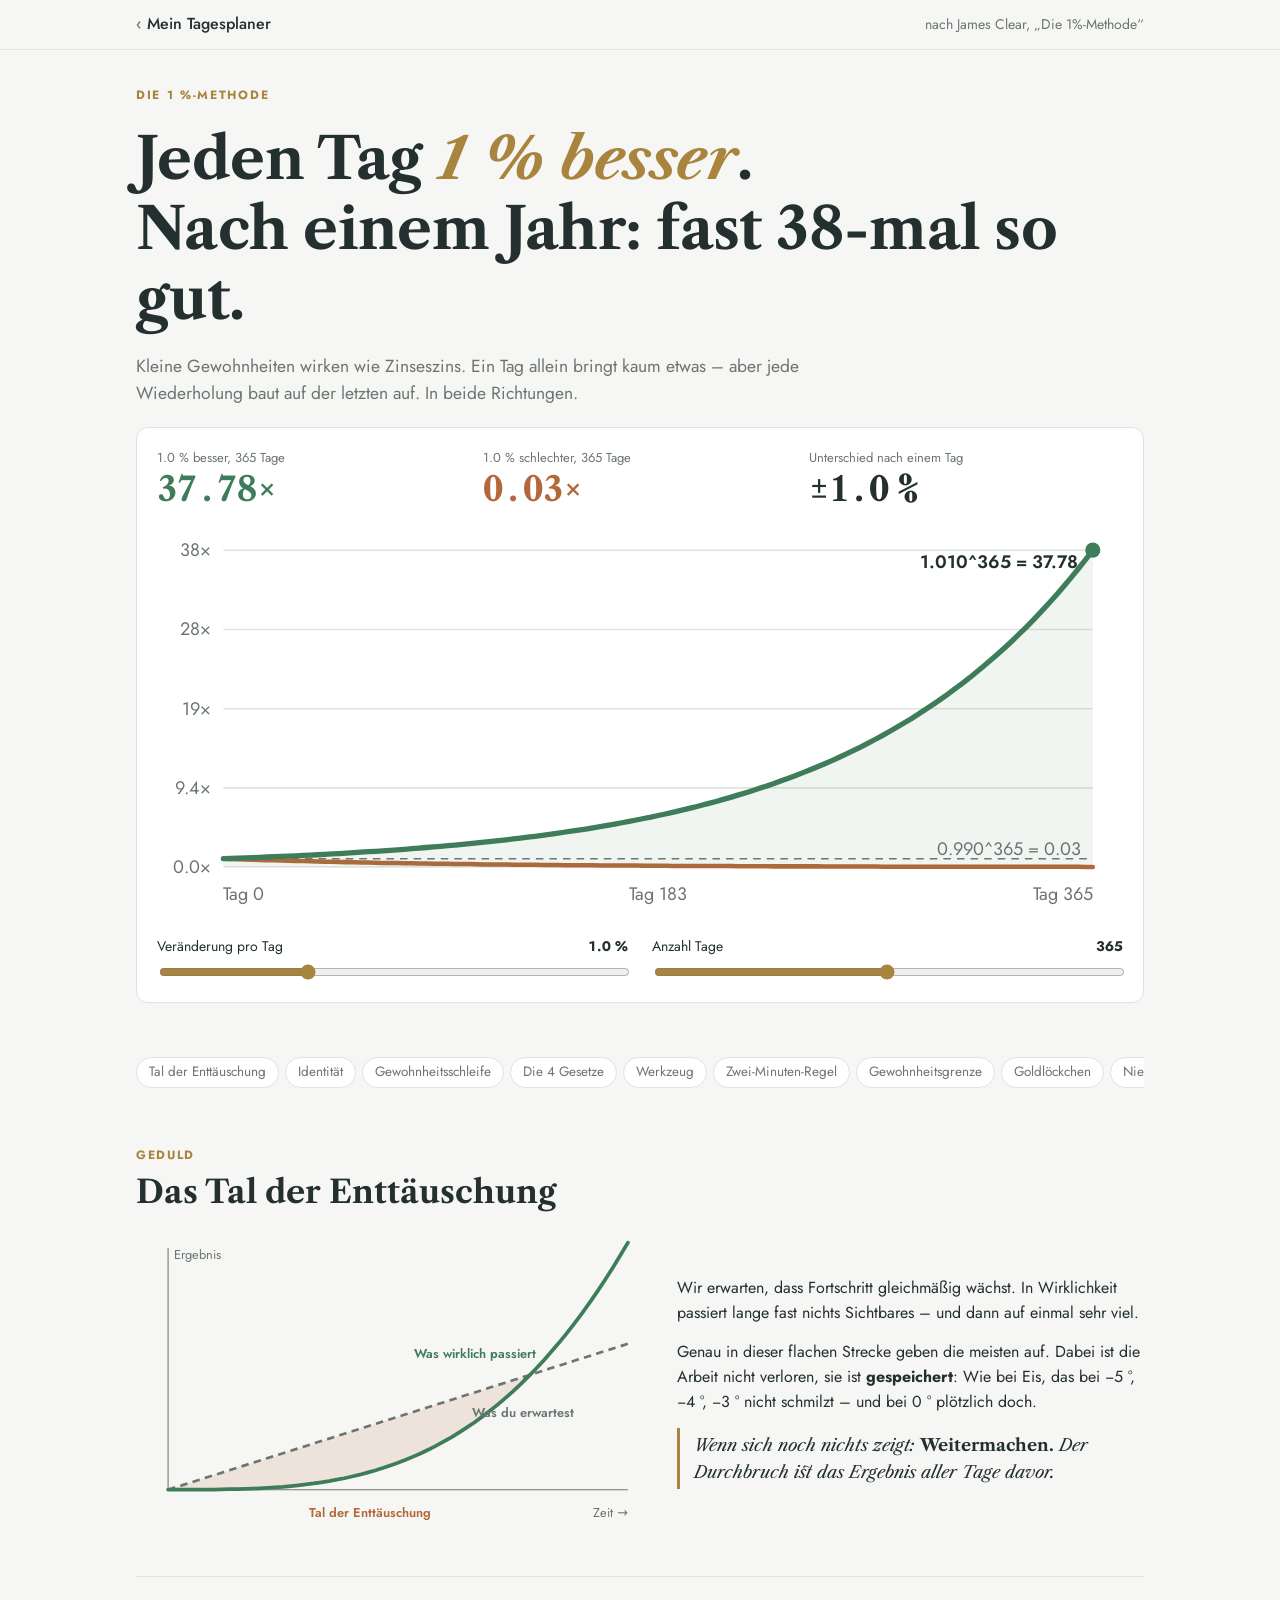
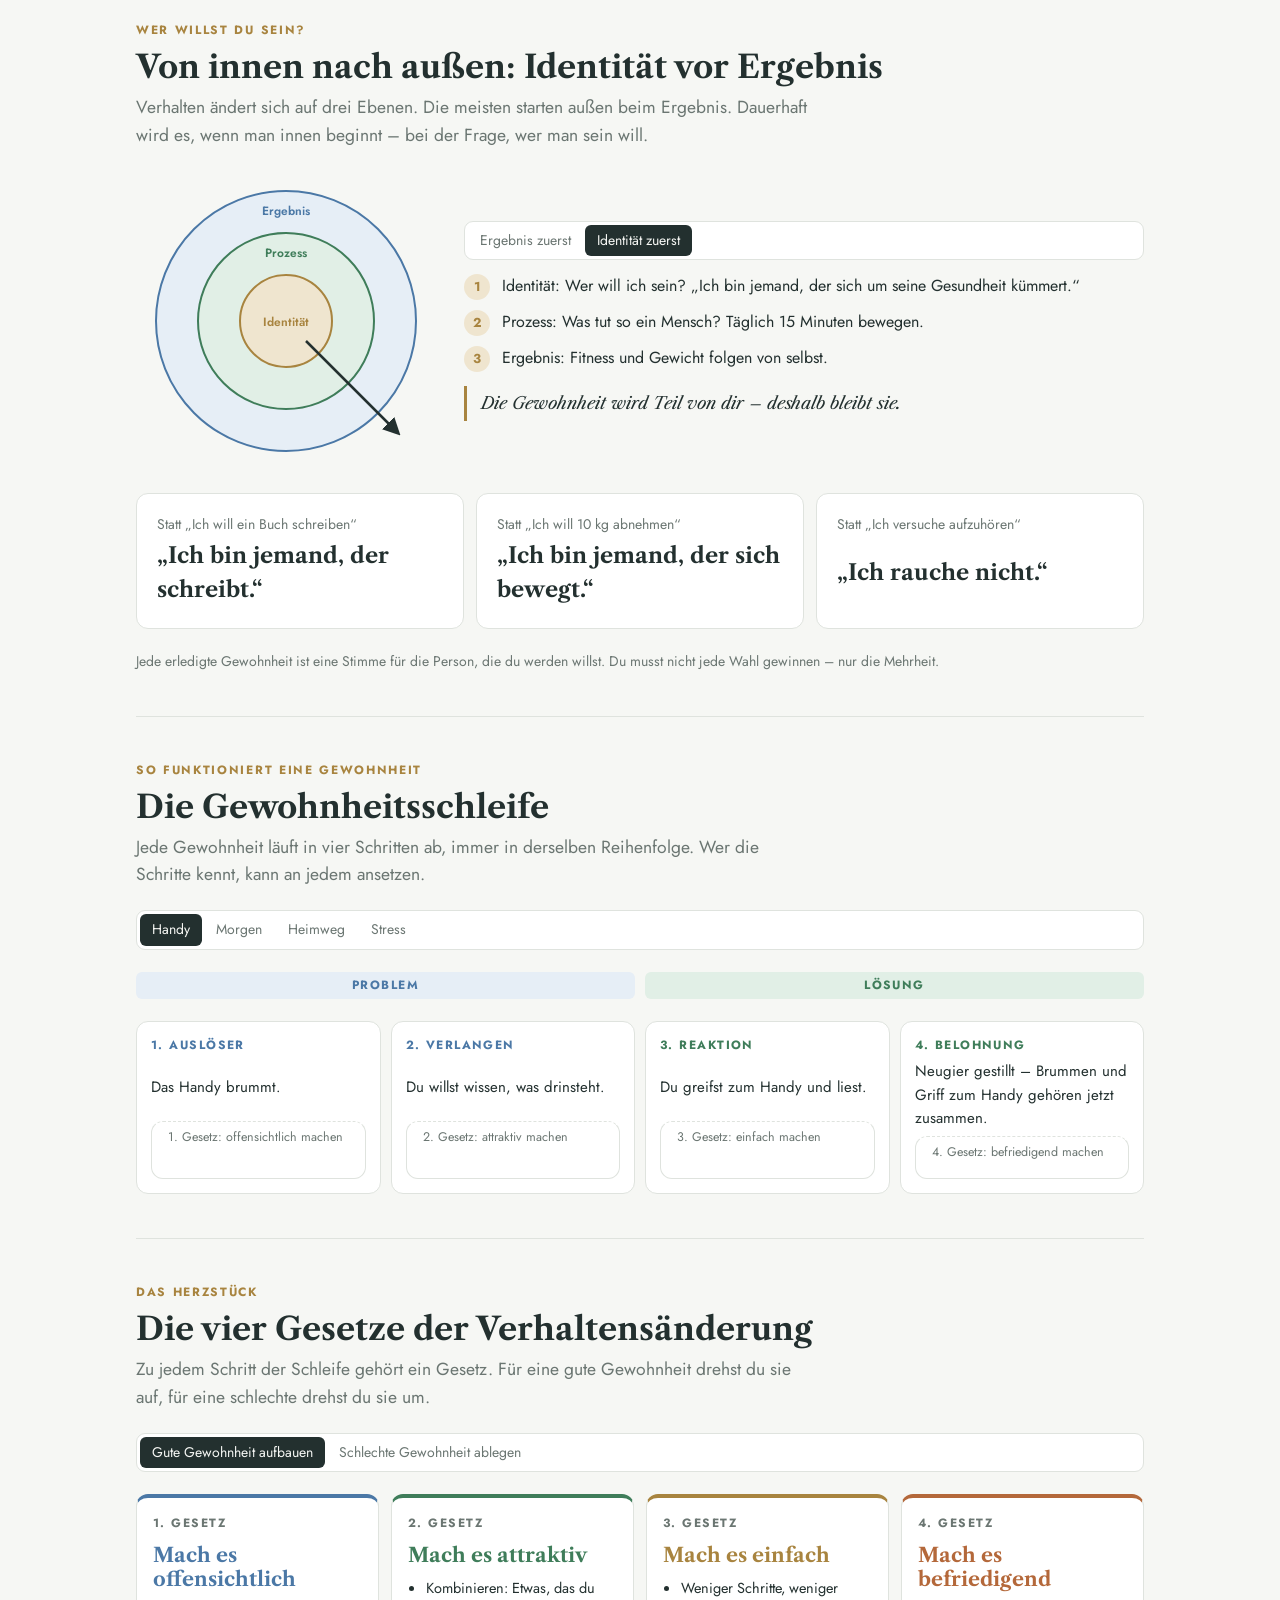
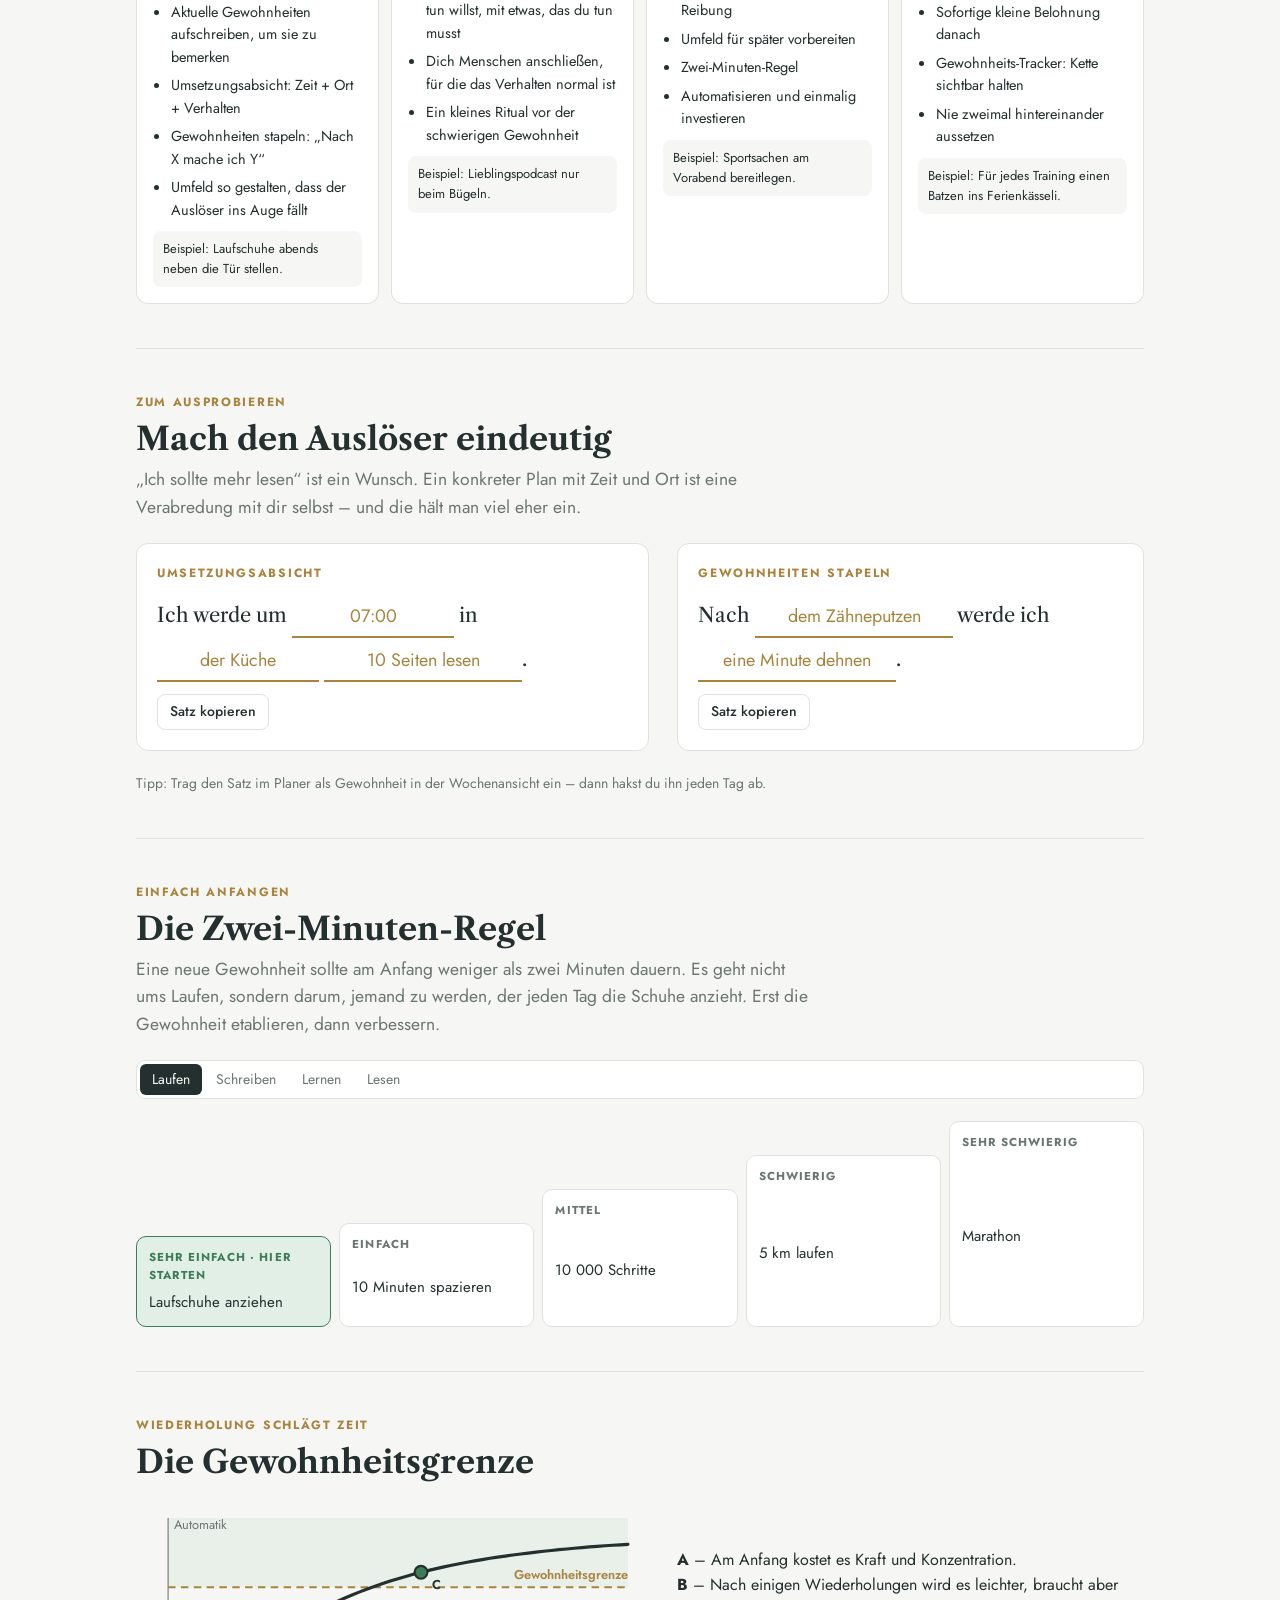
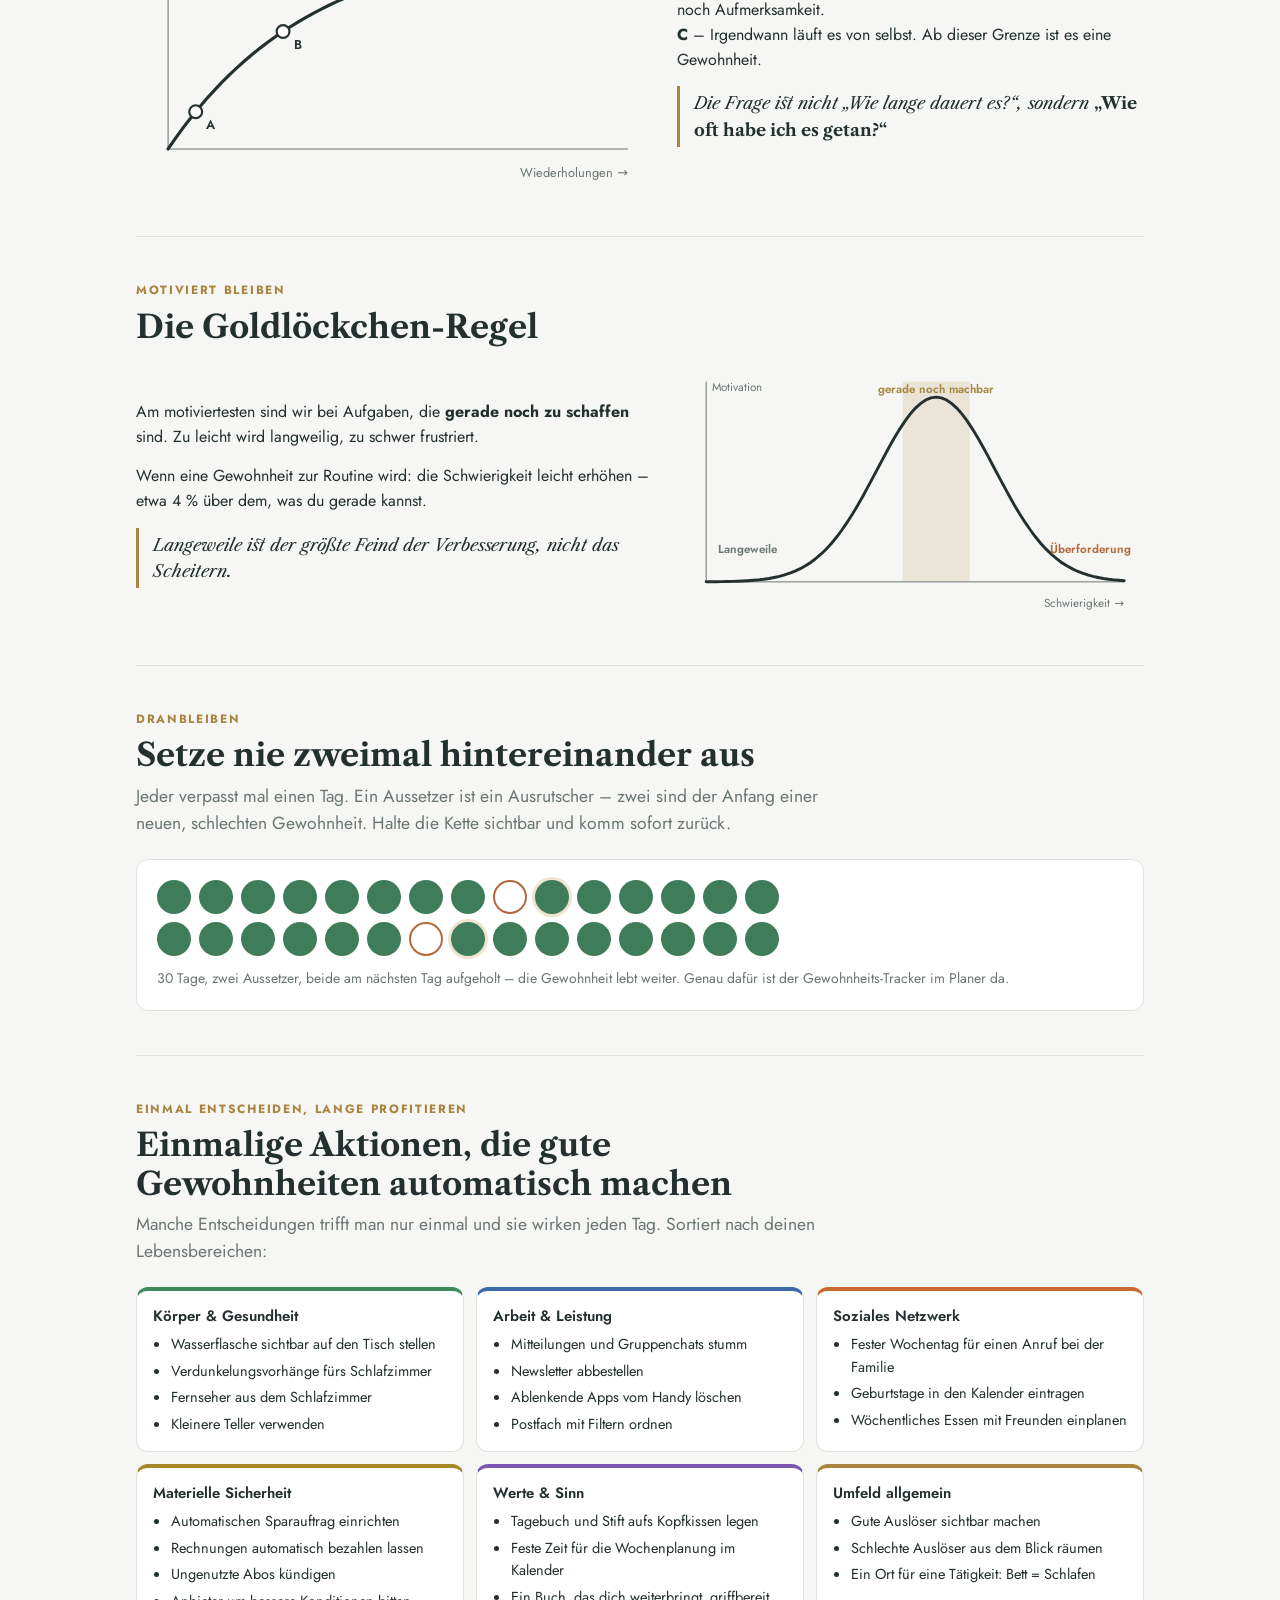
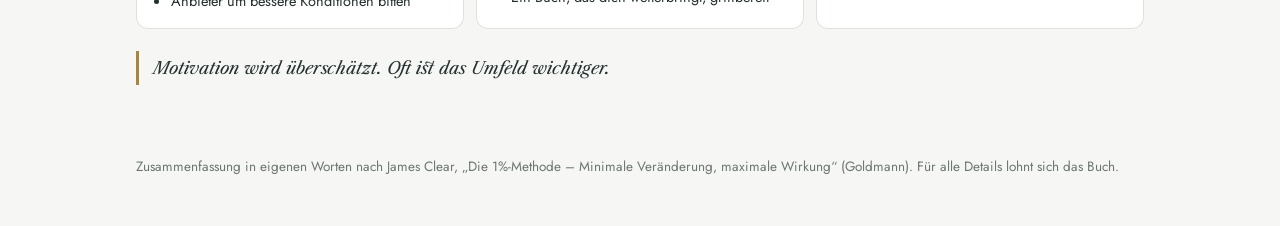
<file: methode.html>
<!doctype html>
<html lang="de">
<head>
<meta charset="utf-8">
<meta name="viewport" content="width=device-width,initial-scale=1,viewport-fit=cover">
<title>Die 1 %-Methode</title>
<meta name="description" content="Die wichtigsten Ideen aus „Die 1%-Methode“ von James Clear, visuell zusammengefasst.">
<link rel="preconnect" href="https://fonts.googleapis.com">
<link rel="preconnect" href="https://fonts.gstatic.com" crossorigin>
<link rel="stylesheet" href="https://fonts.googleapis.com/css2?family=Jost:wght@400;500;600;700&family=Libre+Caslon+Text:ital,wght@0,400;0,700;1,400&display=swap">
<style>
/* Lesestrecke im Stil des Planers: Papier, Tinte, Gold. Jede Idee ein Abschnitt mit eigener Grafik. */
:root{
  --paper:#f6f7f4; --sheet:#ffffff; --ink:#23302f; --muted:#6b7672; --line:#dfe3de;
  --gold:#a8843f; --gold-soft:#efe5cf; --ok:#3f7d5a; --ok-soft:#e1efe6; --warn:#b4683a; --warn-soft:#f8eadf; --blue:#4b78a6; --blue-soft:#e6eef6;
  --f-ui:"Jost","Futura","Century Gothic",system-ui,sans-serif;
  --f-serif:"Libre Caslon Text",Georgia,serif;
  color-scheme:light;
}
@media (prefers-color-scheme:dark){:root:not([data-theme="light"]){
  --paper:#161b1a; --sheet:#1e2423; --ink:#e6ebe8; --muted:#97a29e; --line:#333c3a;
  --gold:#d2ad66; --gold-soft:#3a3222; --ok:#7cc79a; --ok-soft:#1f3329; --warn:#e29a6c; --warn-soft:#3a2a20; --blue:#86b2df; --blue-soft:#1f2c3a; color-scheme:dark}}
:root[data-theme="dark"]{
  --paper:#161b1a; --sheet:#1e2423; --ink:#e6ebe8; --muted:#97a29e; --line:#333c3a;
  --gold:#d2ad66; --gold-soft:#3a3222; --ok:#7cc79a; --ok-soft:#1f3329; --warn:#e29a6c; --warn-soft:#3a2a20; --blue:#86b2df; --blue-soft:#1f2c3a; color-scheme:dark}
*{box-sizing:border-box}
html{-webkit-text-size-adjust:100%}
body{margin:0;background:var(--paper);color:var(--ink);font-family:var(--f-ui);font-size:16px;line-height:1.55}
.wrap{max-width:1040px;margin:0 auto;padding-left:max(16px,env(safe-area-inset-left,0px));padding-right:max(16px,env(safe-area-inset-right,0px))}
h1,h2,h3{margin:0;text-wrap:balance;line-height:1.2}
p{margin:0}
.eyebrow{font-weight:700;letter-spacing:.14em;text-transform:uppercase;font-size:12px;color:var(--gold)}
.lead{font-size:17.5px;color:var(--muted);max-width:62ch}
.sub{color:var(--muted);font-size:14px}
button{font:inherit;color:inherit;cursor:pointer}
:focus-visible{outline:2px solid var(--gold);outline-offset:2px}

.top{border-bottom:1px solid var(--line);padding-block:12px}
.top .wrap{display:flex;justify-content:space-between;align-items:center;gap:12px}
.top a{color:var(--ink);text-decoration:none;font-weight:500}
.top a.back::before{content:"‹ ";color:var(--muted)}
.top .sub a{color:var(--muted);text-decoration:underline}

/* Kapitelnavigation */
.toc{display:flex;gap:6px;flex-wrap:nowrap;overflow-x:auto;padding-block:14px;scrollbar-width:thin}
.toc a{flex:none;font-size:13.5px;text-decoration:none;color:var(--muted);border:1px solid var(--line);border-radius:999px;padding:4px 12px;background:var(--sheet)}
.toc a:hover{color:var(--ink);border-color:var(--gold)}

section.idea{padding-block:44px;border-bottom:1px solid var(--line);display:grid;gap:22px}
section.idea:last-of-type{border-bottom:0}
.idea-h{display:grid;gap:8px}
.idea-h h2{font-family:var(--f-serif);font-weight:700;font-size:clamp(24px,3.4vw,32px)}
.two{display:grid;grid-template-columns:minmax(0,1.1fr) minmax(0,1fr);gap:28px;align-items:center}
@media (max-width:820px){.two{grid-template-columns:minmax(0,1fr)}}
.card{background:var(--sheet);border:1px solid var(--line);border-radius:12px;padding:20px}
.take{border-left:3px solid var(--gold);padding:4px 0 4px 14px;font-family:var(--f-serif);font-style:italic;font-size:17px}
.take b{font-style:normal}

/* Hero */
.hero{padding-block:36px 40px;display:grid;gap:20px}
.hero h1{font-family:var(--f-serif);font-weight:700;font-size:clamp(34px,6vw,58px);letter-spacing:-.01em}
.hero h1 em{color:var(--gold);font-style:italic}
.calc{display:grid;grid-template-columns:repeat(3,minmax(0,1fr));gap:12px}
@media (max-width:640px){.calc{grid-template-columns:minmax(0,1fr)}}
.big{display:grid;gap:2px}
.big .k{font-size:13px;color:var(--muted)}
.big .v{font-family:var(--f-serif);font-weight:700;font-size:34px;font-variant-numeric:tabular-nums;line-height:1.1}
.big.up .v{color:var(--ok)} .big.down .v{color:var(--warn)}
.sliders{display:grid;grid-template-columns:repeat(2,minmax(0,1fr));gap:12px 24px}
@media (max-width:640px){.sliders{grid-template-columns:minmax(0,1fr)}}
.sliders label{display:grid;gap:4px;font-size:14px}
.sliders label span{display:flex;justify-content:space-between}
.sliders label b{font-variant-numeric:tabular-nums}
input[type=range]{width:100%;accent-color:var(--gold)}
svg{display:block;width:100%;height:auto;overflow:visible}
svg text{font-family:var(--f-ui);font-size:12px;fill:var(--muted)}
svg .lbl{fill:var(--ink);font-weight:600}

/* Ringe */
.rings-wrap{display:grid;grid-template-columns:minmax(0,300px) minmax(0,1fr);gap:28px;align-items:center}
@media (max-width:720px){.rings-wrap{grid-template-columns:minmax(0,1fr)}}
.seg{display:inline-flex;border:1px solid var(--line);border-radius:9px;padding:3px;background:var(--sheet);gap:2px;flex-wrap:wrap}
.seg button{border:0;background:transparent;padding:5px 12px;border-radius:6px;font-size:14px;color:var(--muted)}
.seg button[aria-pressed=true]{background:var(--ink);color:var(--paper)}
.steps{display:grid;gap:10px;margin:0;padding:0;list-style:none;counter-reset:s}
.steps li{display:grid;grid-template-columns:28px minmax(0,1fr);gap:10px;align-items:start}
.steps li::before{counter-increment:s;content:counter(s);width:26px;height:26px;border-radius:50%;display:grid;place-items:center;background:var(--gold-soft);color:var(--gold);font-weight:700;font-size:13px}

/* Schleife */
.loop{display:grid;grid-template-columns:repeat(4,minmax(0,1fr));gap:10px;position:relative}
@media (max-width:720px){.loop{grid-template-columns:repeat(2,minmax(0,1fr))}}
.loop .st{background:var(--sheet);border:1px solid var(--line);border-radius:12px;padding:14px;display:grid;gap:6px;position:relative}
.loop .st .n{font-size:12px;font-weight:700;letter-spacing:.12em;text-transform:uppercase}
.loop .st.p .n{color:var(--blue)} .loop .st.s .n{color:var(--ok)}
.loop .st .t{font-size:15px}
.loop .st .law{font-size:12.5px;color:var(--muted);border-top:1px dashed var(--line);padding-top:6px}
.phase{display:grid;grid-template-columns:1fr 1fr;gap:10px;font-size:12px;font-weight:700;letter-spacing:.12em;text-transform:uppercase;text-align:center}
.phase div{padding:4px;border-radius:6px}
.phase .p{background:var(--blue-soft);color:var(--blue)} .phase .s{background:var(--ok-soft);color:var(--ok)}
@media (max-width:720px){.phase{display:none}}

/* Gesetze */
.laws{display:grid;grid-template-columns:repeat(4,minmax(0,1fr));gap:12px}
@media (max-width:900px){.laws{grid-template-columns:repeat(2,minmax(0,1fr))}}
@media (max-width:520px){.laws{grid-template-columns:minmax(0,1fr)}}
.law{background:var(--sheet);border:1px solid var(--line);border-radius:12px;padding:16px;display:grid;gap:10px;align-content:start;border-top:4px solid var(--c)}
.law .no{font-size:12px;font-weight:700;letter-spacing:.12em;text-transform:uppercase;color:var(--muted)}
.law h3{font-family:var(--f-serif);font-size:20px;color:var(--c)}
.law ul{margin:0;padding-left:18px;display:grid;gap:6px;font-size:14.5px}
.law .tool{font-size:13px;background:var(--paper);border-radius:8px;padding:8px 10px}

/* Werkzeug */
.builder{display:grid;gap:12px}
.fillin{font-family:var(--f-serif);font-size:20px;line-height:2.1}
.fillin input{font:inherit;font-size:18px;font-family:var(--f-ui);color:var(--gold);border:0;border-bottom:2px solid var(--gold);background:transparent;padding:0 4px;width:9em;max-width:100%;text-align:center}
.fillin input:focus{outline:none;background:var(--gold-soft)}
.out{display:flex;gap:10px;align-items:center;flex-wrap:wrap}
.btn{display:inline-flex;align-items:center;gap:8px;border:1px solid var(--line);background:var(--sheet);border-radius:8px;padding:6px 12px;font-weight:500;font-size:14px;color:var(--ink);text-decoration:none}
.btn:hover{border-color:var(--gold)}
.btn.primary{background:var(--gold);border-color:var(--gold);color:var(--sheet)}

/* Zwei-Minuten-Leiter */
.ladder{display:grid;grid-template-columns:repeat(5,minmax(0,1fr));gap:8px;align-items:end}
@media (max-width:640px){.ladder{grid-template-columns:minmax(0,1fr)}}
.rung{background:var(--sheet);border:1px solid var(--line);border-radius:10px;padding:12px;display:grid;gap:6px;min-height:var(--h)}
@media (max-width:640px){.rung{min-height:0}}
.rung .lv{font-size:11.5px;font-weight:700;letter-spacing:.1em;text-transform:uppercase;color:var(--muted)}
.rung.start{border-color:var(--ok);background:var(--ok-soft)}
.rung.start .lv{color:var(--ok)}
.rung .d{font-size:15px}

/* Kette */
.chain{display:grid;grid-template-columns:repeat(15,minmax(0,34px));gap:8px}
@media (max-width:520px){.chain{grid-template-columns:repeat(10,minmax(0,1fr));gap:5px}}
.chain i{aspect-ratio:1;border-radius:50%;background:var(--ok);display:block;max-width:100%}
.chain i.miss{background:transparent;box-shadow:inset 0 0 0 2px var(--warn)}
.chain i.back{box-shadow:0 0 0 3px var(--gold-soft)}

/* Einmalige Aktionen */
.once{display:grid;grid-template-columns:repeat(3,minmax(0,1fr));gap:12px}
@media (max-width:820px){.once{grid-template-columns:repeat(2,minmax(0,1fr))}}
@media (max-width:520px){.once{grid-template-columns:minmax(0,1fr)}}
.once .card{display:grid;gap:8px;align-content:start;padding:16px;border-top:4px solid var(--c)}
.once h3{font-size:15px;font-weight:600}
.once ul{margin:0;padding-left:18px;display:grid;gap:4px;font-size:14.5px}

.facts{display:grid;grid-template-columns:repeat(3,minmax(0,1fr));gap:12px}
@media (max-width:720px){.facts{grid-template-columns:minmax(0,1fr)}}
.fact{display:grid;gap:4px}
.fact b{font-family:var(--f-serif);font-size:22px}

footer{padding-block:28px 48px;color:var(--muted);font-size:13.5px}
@media (prefers-reduced-motion:no-preference){.grow{transition:stroke-dashoffset 1.2s ease}}
</style>
</head>
<body>

<header class="top">
  <div class="wrap">
    <a class="back" href="index.html">Mein Tagesplaner</a>
    <span class="sub">nach James Clear, „Die 1%-Methode“</span>
  </div>
</header>

<main class="wrap">

  <div class="hero">
    <span class="eyebrow">Die 1 %-Methode</span>
    <h1>Jeden Tag <em>1 % besser</em>.<br>Nach einem Jahr: fast 38-mal so gut.</h1>
    <p class="lead">Kleine Gewohnheiten wirken wie Zinseszins. Ein Tag allein bringt kaum etwas – aber jede Wiederholung baut auf der letzten auf. In beide Richtungen.</p>
    <div class="card" style="display:grid;gap:18px">
      <div class="calc">
        <div class="big up"><span class="k" id="kUp">1 % besser, 365 Tage</span><span class="v" id="vUp">37,78×</span></div>
        <div class="big down"><span class="k" id="kDown">1 % schlechter, 365 Tage</span><span class="v" id="vDown">0,03×</span></div>
        <div class="big"><span class="k">Unterschied nach einem Tag</span><span class="v" id="vDay">±1 %</span></div>
      </div>
      <svg id="curve" viewBox="0 0 640 260" role="img" aria-label="Kurve: 1 Prozent besser und 1 Prozent schlechter über die Zeit"></svg>
      <div class="sliders">
        <label for="pct"><span>Veränderung pro Tag <b id="pctV">1,0 %</b></span><input type="range" id="pct" min="0.1" max="3" step="0.1" value="1"></label>
        <label for="days"><span>Anzahl Tage <b id="daysV">365</b></span><input type="range" id="days" min="7" max="730" step="1" value="365"></label>
      </div>
    </div>
  </div>

  <nav class="toc" aria-label="Kapitel">
    <a href="#tal">Tal der Enttäuschung</a>
    <a href="#identitaet">Identität</a>
    <a href="#schleife">Gewohnheitsschleife</a>
    <a href="#gesetze">Die 4 Gesetze</a>
    <a href="#werkzeug">Werkzeug</a>
    <a href="#zwei">Zwei-Minuten-Regel</a>
    <a href="#grenze">Gewohnheitsgrenze</a>
    <a href="#gold">Goldlöckchen</a>
    <a href="#kette">Nie zweimal</a>
    <a href="#einmal">Einmalige Aktionen</a>
  </nav>

  <section class="idea" id="tal">
    <div class="idea-h"><span class="eyebrow">Geduld</span><h2>Das Tal der Enttäuschung</h2></div>
    <div class="two">
      <svg id="plateau" viewBox="0 0 480 280" role="img" aria-label="Erwartung linear, Wirklichkeit erst flach, dann steil"></svg>
      <div style="display:grid;gap:14px">
        <p>Wir erwarten, dass Fortschritt gleichmäßig wächst. In Wirklichkeit passiert lange fast nichts Sichtbares – und dann auf einmal sehr viel.</p>
        <p>Genau in dieser flachen Strecke geben die meisten auf. Dabei ist die Arbeit nicht verloren, sie ist <b>gespeichert</b>: Wie bei Eis, das bei −5 °, −4 °, −3 ° nicht schmilzt – und bei 0 ° plötzlich doch.</p>
        <p class="take">Wenn sich noch nichts zeigt: <b>Weitermachen.</b> Der Durchbruch ist das Ergebnis aller Tage davor.</p>
      </div>
    </div>
  </section>

  <section class="idea" id="identitaet">
    <div class="idea-h"><span class="eyebrow">Wer willst du sein?</span><h2>Von innen nach außen: Identität vor Ergebnis</h2>
      <p class="lead">Verhalten ändert sich auf drei Ebenen. Die meisten starten außen beim Ergebnis. Dauerhaft wird es, wenn man innen beginnt – bei der Frage, wer man sein will.</p></div>
    <div class="rings-wrap">
      <svg id="rings" viewBox="0 0 300 300" role="img" aria-label="Drei Ringe: Ergebnis außen, Prozess in der Mitte, Identität innen"></svg>
      <div style="display:grid;gap:14px">
        <div class="seg" role="group" aria-label="Richtung"><button type="button" data-dir="out" aria-pressed="false">Ergebnis zuerst</button><button type="button" data-dir="in" aria-pressed="true">Identität zuerst</button></div>
        <ol class="steps" id="ringSteps"></ol>
        <p class="take" id="ringTake"></p>
      </div>
    </div>
    <div class="facts">
      <div class="card fact"><span class="sub">Statt „Ich will ein Buch schreiben“</span><b>„Ich bin jemand, der schreibt.“</b></div>
      <div class="card fact"><span class="sub">Statt „Ich will 10 kg abnehmen“</span><b>„Ich bin jemand, der sich bewegt.“</b></div>
      <div class="card fact"><span class="sub">Statt „Ich versuche aufzuhören“</span><b>„Ich rauche nicht.“</b></div>
    </div>
    <p class="sub">Jede erledigte Gewohnheit ist eine Stimme für die Person, die du werden willst. Du musst nicht jede Wahl gewinnen – nur die Mehrheit.</p>
  </section>

  <section class="idea" id="schleife">
    <div class="idea-h"><span class="eyebrow">So funktioniert eine Gewohnheit</span><h2>Die Gewohnheitsschleife</h2>
      <p class="lead">Jede Gewohnheit läuft in vier Schritten ab, immer in derselben Reihenfolge. Wer die Schritte kennt, kann an jedem ansetzen.</p></div>
    <div class="seg" role="group" aria-label="Beispiel" id="loopEx"></div>
    <div class="phase"><div class="p">Problem</div><div class="s">Lösung</div></div>
    <div class="loop" id="loop"></div>
  </section>

  <section class="idea" id="gesetze">
    <div class="idea-h"><span class="eyebrow">Das Herzstück</span><h2>Die vier Gesetze der Verhaltensänderung</h2>
      <p class="lead">Zu jedem Schritt der Schleife gehört ein Gesetz. Für eine gute Gewohnheit drehst du sie auf, für eine schlechte drehst du sie um.</p></div>
    <div class="seg" role="group" aria-label="Ziel"><button type="button" data-mode="build" aria-pressed="true">Gute Gewohnheit aufbauen</button><button type="button" data-mode="break" aria-pressed="false">Schlechte Gewohnheit ablegen</button></div>
    <div class="laws" id="laws"></div>
  </section>

  <section class="idea" id="werkzeug">
    <div class="idea-h"><span class="eyebrow">Zum Ausprobieren</span><h2>Mach den Auslöser eindeutig</h2>
      <p class="lead">„Ich sollte mehr lesen“ ist ein Wunsch. Ein konkreter Plan mit Zeit und Ort ist eine Verabredung mit dir selbst – und die hält man viel eher ein.</p></div>
    <div class="two" style="align-items:start">
      <div class="card builder">
        <span class="eyebrow">Umsetzungsabsicht</span>
        <p class="fillin">Ich werde um <input id="ii1" value="07:00" aria-label="Zeit"> in <input id="ii2" value="der Küche" aria-label="Ort"> <input id="ii3" value="10 Seiten lesen" aria-label="Verhalten" style="width:11em">.</p>
        <div class="out"><button class="btn" data-copy="ii">Satz kopieren</button><span class="sub" data-copied="ii"></span></div>
      </div>
      <div class="card builder">
        <span class="eyebrow">Gewohnheiten stapeln</span>
        <p class="fillin">Nach <input id="hs1" value="dem Zähneputzen" aria-label="Bestehende Gewohnheit" style="width:11em"> werde ich <input id="hs2" value="eine Minute dehnen" aria-label="Neue Gewohnheit" style="width:11em">.</p>
        <div class="out"><button class="btn" data-copy="hs">Satz kopieren</button><span class="sub" data-copied="hs"></span></div>
      </div>
    </div>
    <p class="sub">Tipp: Trag den Satz im Planer als Gewohnheit in der Wochenansicht ein – dann hakst du ihn jeden Tag ab.</p>
  </section>

  <section class="idea" id="zwei">
    <div class="idea-h"><span class="eyebrow">Einfach anfangen</span><h2>Die Zwei-Minuten-Regel</h2>
      <p class="lead">Eine neue Gewohnheit sollte am Anfang weniger als zwei Minuten dauern. Es geht nicht ums Laufen, sondern darum, jemand zu werden, der jeden Tag die Schuhe anzieht. Erst die Gewohnheit etablieren, dann verbessern.</p></div>
    <div class="seg" role="group" aria-label="Beispiel" id="ladderEx"></div>
    <div class="ladder" id="ladder"></div>
  </section>

  <section class="idea" id="grenze">
    <div class="idea-h"><span class="eyebrow">Wiederholung schlägt Zeit</span><h2>Die Gewohnheitsgrenze</h2></div>
    <div class="two">
      <svg id="habitline" viewBox="0 0 480 270" role="img" aria-label="Automatik steigt mit Wiederholungen und überschreitet die Gewohnheitsgrenze"></svg>
      <div style="display:grid;gap:14px">
        <p><b>A</b> – Am Anfang kostet es Kraft und Konzentration.<br><b>B</b> – Nach einigen Wiederholungen wird es leichter, braucht aber noch Aufmerksamkeit.<br><b>C</b> – Irgendwann läuft es von selbst. Ab dieser Grenze ist es eine Gewohnheit.</p>
        <p class="take">Die Frage ist nicht „Wie lange dauert es?“, sondern <b>„Wie oft habe ich es getan?“</b></p>
      </div>
    </div>
  </section>

  <section class="idea" id="gold">
    <div class="idea-h"><span class="eyebrow">Motiviert bleiben</span><h2>Die Goldlöckchen-Regel</h2></div>
    <div class="two">
      <div style="display:grid;gap:14px">
        <p>Am motiviertesten sind wir bei Aufgaben, die <b>gerade noch zu schaffen</b> sind. Zu leicht wird langweilig, zu schwer frustriert.</p>
        <p>Wenn eine Gewohnheit zur Routine wird: die Schwierigkeit leicht erhöhen – etwa 4 % über dem, was du gerade kannst.</p>
        <p class="take">Langeweile ist der größte Feind der Verbesserung, nicht das Scheitern.</p>
      </div>
      <svg id="goldi" viewBox="0 0 480 260" role="img" aria-label="Motivationskurve: Spitze im mittleren Schwierigkeitsbereich"></svg>
    </div>
  </section>

  <section class="idea" id="kette">
    <div class="idea-h"><span class="eyebrow">Dranbleiben</span><h2>Setze nie zweimal hintereinander aus</h2>
      <p class="lead">Jeder verpasst mal einen Tag. Ein Aussetzer ist ein Ausrutscher – zwei sind der Anfang einer neuen, schlechten Gewohnheit. Halte die Kette sichtbar und komm sofort zurück.</p></div>
    <div class="card" style="display:grid;gap:12px">
      <div class="chain" id="chain" aria-label="30 Tage: zwei einzelne Aussetzer, danach sofort weiter"></div>
      <p class="sub">30 Tage, zwei Aussetzer, beide am nächsten Tag aufgeholt – die Gewohnheit lebt weiter. Genau dafür ist der Gewohnheits-Tracker im Planer da.</p>
    </div>
  </section>

  <section class="idea" id="einmal">
    <div class="idea-h"><span class="eyebrow">Einmal entscheiden, lange profitieren</span><h2>Einmalige Aktionen, die gute Gewohnheiten automatisch machen</h2>
      <p class="lead">Manche Entscheidungen trifft man nur einmal und sie wirken jeden Tag. Sortiert nach deinen Lebensbereichen:</p></div>
    <div class="once">
      <div class="card" style="--c:#3f8a5c"><h3>Körper &amp; Gesundheit</h3><ul><li>Wasserflasche sichtbar auf den Tisch stellen</li><li>Verdunkelungsvorhänge fürs Schlafzimmer</li><li>Fernseher aus dem Schlafzimmer</li><li>Kleinere Teller verwenden</li></ul></div>
      <div class="card" style="--c:#3d6aa8"><h3>Arbeit &amp; Leistung</h3><ul><li>Mitteilungen und Gruppenchats stumm</li><li>Newsletter abbestellen</li><li>Ablenkende Apps vom Handy löschen</li><li>Postfach mit Filtern ordnen</li></ul></div>
      <div class="card" style="--c:#c96a32"><h3>Soziales Netzwerk</h3><ul><li>Fester Wochentag für einen Anruf bei der Familie</li><li>Geburtstage in den Kalender eintragen</li><li>Wöchentliches Essen mit Freunden einplanen</li></ul></div>
      <div class="card" style="--c:#a8862a"><h3>Materielle Sicherheit</h3><ul><li>Automatischen Sparauftrag einrichten</li><li>Rechnungen automatisch bezahlen lassen</li><li>Ungenutzte Abos kündigen</li><li>Anbieter um bessere Konditionen bitten</li></ul></div>
      <div class="card" style="--c:#7a58b0"><h3>Werte &amp; Sinn</h3><ul><li>Tagebuch und Stift aufs Kopfkissen legen</li><li>Feste Zeit für die Wochenplanung im Kalender</li><li>Ein Buch, das dich weiterbringt, griffbereit</li></ul></div>
      <div class="card" style="--c:var(--gold)"><h3>Umfeld allgemein</h3><ul><li>Gute Auslöser sichtbar machen</li><li>Schlechte Auslöser aus dem Blick räumen</li><li>Ein Ort für eine Tätigkeit: Bett = Schlafen</li></ul></div>
    </div>
    <p class="take">Motivation wird überschätzt. Oft ist das Umfeld wichtiger.</p>
  </section>

</main>

<footer class="wrap">
  Zusammenfassung in eigenen Worten nach James Clear, „Die 1%-Methode – Minimale Veränderung, maximale Wirkung“ (Goldmann). Für alle Details lohnt sich das Buch.
</footer>

<script>
(function () {
  "use strict";
  var $ = function (id) { return document.getElementById(id); };
  var NS = "http://www.w3.org/2000/svg";
  var fmt = function (x, d) { return x.toLocaleString("de-CH", { minimumFractionDigits: d, maximumFractionDigits: d }); };
  function el(tag, attrs, text) {
    var n = document.createElementNS(NS, tag);
    for (var k in attrs) n.setAttribute(k, attrs[k]);
    if (text != null) n.textContent = text;
    return n;
  }
  function path(pts) { return pts.map(function (p, i) { return (i ? "L" : "M") + p[0].toFixed(1) + " " + p[1].toFixed(1); }).join(" "); }

  /* ---------- 1 %-Kurve ---------- */
  function drawCurve() {
    var pct = +$("pct").value, days = +$("days").value, r = pct / 100;
    var up = Math.pow(1 + r, days), down = Math.pow(1 - r, days);
    $("pctV").textContent = fmt(pct, 1) + " %"; $("daysV").textContent = days;
    $("kUp").textContent = fmt(pct, 1) + " % besser, " + days + " Tage";
    $("kDown").textContent = fmt(pct, 1) + " % schlechter, " + days + " Tage";
    $("vUp").textContent = (up >= 100 ? fmt(up, 0) : fmt(up, 2)) + "×";
    $("vDown").textContent = (down < 0.01 ? "<0,01" : fmt(down, 2)) + "×";
    $("vDay").textContent = "±" + fmt(pct, 1) + " %";
    var svg = $("curve"); svg.replaceChildren();
    var W = 640, H = 260, L = 44, R = 20, T = 16, B = 34;
    var maxY = Math.max(2, up);
    var x = function (d) { return L + d / days * (W - L - R); };
    var y = function (v) { return H - B - v / maxY * (H - T - B); };
    // Raster
    [0, 0.25, 0.5, 0.75, 1].forEach(function (f) {
      var v = maxY * f;
      svg.append(el("line", { x1: L, x2: W - R, y1: y(v), y2: y(v), stroke: "var(--line)" }));
      svg.append(el("text", { x: L - 8, y: y(v) + 4, "text-anchor": "end" }, (v >= 10 ? fmt(v, 0) : fmt(v, 1)) + "×"));
    });
    [0, 0.5, 1].forEach(function (f) {
      svg.append(el("text", { x: x(days * f), y: H - 12, "text-anchor": f === 0 ? "start" : f === 1 ? "end" : "middle" }, "Tag " + Math.round(days * f)));
    });
    var n = 120, pu = [], pd = [];
    for (var i = 0; i <= n; i++) { var d = days * i / n; pu.push([x(d), y(Math.pow(1 + r, d))]); pd.push([x(d), y(Math.pow(1 - r, d))]); }
    svg.append(el("line", { x1: L, x2: W - R, y1: y(1), y2: y(1), stroke: "var(--muted)", "stroke-dasharray": "5 4" }));
    svg.append(el("path", { d: path(pd), fill: "none", stroke: "var(--warn)", "stroke-width": 3, "stroke-linecap": "round" }));
    var area = pu.concat([[x(days), y(0)], [x(0), y(0)]]);
    svg.append(el("path", { d: path(area) + "Z", fill: "var(--ok)", "fill-opacity": ".08" }));
    svg.append(el("path", { d: path(pu), fill: "none", stroke: "var(--ok)", "stroke-width": 3.5, "stroke-linecap": "round" }));
    var last = pu[pu.length - 1];
    svg.append(el("circle", { cx: last[0], cy: last[1], r: 5, fill: "var(--ok)" }));
    svg.append(el("text", { x: last[0] - 10, y: Math.max(T + 12, last[1] + 4), "text-anchor": "end", class: "lbl" }, fmt(1 + r, 3) + "^" + days + " = " + (up >= 100 ? fmt(up, 0) : fmt(up, 2))));
    svg.append(el("text", { x: x(days) - 8, y: y(down) - 8, "text-anchor": "end" }, fmt(1 - r, 3) + "^" + days + " = " + (down < 0.01 ? "<0,01" : fmt(down, 2))));
  }
  $("pct").addEventListener("input", drawCurve); $("days").addEventListener("input", drawCurve);

  /* ---------- Plateau ---------- */
  (function () {
    var s = $("plateau"), W = 480, H = 280, L = 30, B = 40, T = 20, R = 20;
    var x = function (t) { return L + t * (W - L - R); }, y = function (v) { return H - B - v * (H - T - B); };
    var exp = [], lin = [];
    for (var i = 0; i <= 60; i++) { var t = i / 60; exp.push([x(t), y(Math.pow(t, 3.2) * 1.05)]); lin.push([x(t), y(t * 0.62)]); }
    // Tal schattieren: wo exp unter lin
    var cross = 0; for (i = 0; i <= 60; i++) { var tt = i / 60; if (Math.pow(tt, 3.2) * 1.05 >= tt * 0.62 && tt > 0.05) { cross = tt; break; } }
    var val = []; for (i = 0; i <= 60 * cross; i++) { var t2 = i / 60; val.push([x(t2), y(t2 * 0.62)]); }
    for (i = Math.floor(60 * cross); i >= 0; i--) { var t3 = i / 60; val.push([x(t3), y(Math.pow(t3, 3.2) * 1.05)]); }
    s.append(el("path", { d: path(val) + "Z", fill: "var(--warn)", "fill-opacity": ".14" }));
    s.append(el("line", { x1: L, y1: y(0), x2: W - R, y2: y(0), stroke: "var(--muted)" }));
    s.append(el("line", { x1: L, y1: y(0), x2: L, y2: T - 6, stroke: "var(--muted)" }));
    s.append(el("path", { d: path(lin), fill: "none", stroke: "var(--muted)", "stroke-width": 2.5, "stroke-dasharray": "7 5" }));
    s.append(el("path", { d: path(exp), fill: "none", stroke: "var(--ok)", "stroke-width": 3.5, "stroke-linecap": "round" }));
    s.append(el("text", { x: x(0.66), y: y(0.62 * 0.66) + 22, class: "lbl", style: "fill:var(--muted)" }, "Was du erwartest"));
    s.append(el("text", { x: x(0.80), y: y(Math.pow(0.80, 3.2) * 1.05) - 10, "text-anchor": "end", class: "lbl", style: "fill:var(--ok)" }, "Was wirklich passiert"));
    s.append(el("text", { x: x(cross * 0.55), y: y(0) + 26, "text-anchor": "middle", class: "lbl", style: "fill:var(--warn)" }, "Tal der Enttäuschung"));
    s.append(el("text", { x: x(1), y: y(0) + 26, "text-anchor": "end" }, "Zeit →"));
    s.append(el("text", { x: L + 6, y: T + 4 }, "Ergebnis"));
  })();

  /* ---------- Ringe ---------- */
  var RING = { in: { steps: ["Identität: Wer will ich sein? „Ich bin jemand, der sich um seine Gesundheit kümmert.“", "Prozess: Was tut so ein Mensch? Täglich 15 Minuten bewegen.", "Ergebnis: Fitness und Gewicht folgen von selbst."], take: "Die Gewohnheit wird Teil von dir – deshalb bleibt sie." },
    out: { steps: ["Ergebnis: „Ich will 10 kg abnehmen.“", "Prozess: Ein strenger Trainingsplan.", "Identität: Bleibt unverändert – nach dem Ziel kommt oft der Rückfall."], take: "Ziele sind gut für die Richtung, aber Systeme bringen dich voran." } };
  function drawRings(dir) {
    var s = $("rings"); s.replaceChildren();
    var c = 150, rs = [130, 88, 46], names = ["Ergebnis", "Prozess", "Identität"], fills = ["var(--blue-soft)", "var(--ok-soft)", "var(--gold-soft)"], strokes = ["var(--blue)", "var(--ok)", "var(--gold)"];
    rs.forEach(function (r, i) { s.append(el("circle", { cx: c, cy: c, r: r, fill: fills[i], stroke: strokes[i], "stroke-width": 2 })); });
    names.forEach(function (n, i) { s.append(el("text", { x: c, y: i === 2 ? c + 5 : c - rs[i] + 24, "text-anchor": "middle", class: "lbl", style: "fill:" + strokes[i] }, n)); });
    var g = el("g", {});
    var defs = el("defs", {}), mk = el("marker", { id: "ar", viewBox: "0 0 10 10", refX: 8, refY: 5, markerWidth: 7, markerHeight: 7, orient: "auto-start-reverse" });
    mk.append(el("path", { d: "M0 0L10 5L0 10z", fill: "var(--ink)" })); defs.append(mk); s.append(defs);
    g.append(el("line", { x1: dir === "in" ? c + 20 : c + 118, y1: dir === "in" ? c + 20 : c + 118, x2: dir === "in" ? c + 112 : c + 26, y2: dir === "in" ? c + 112 : c + 26, stroke: "var(--ink)", "stroke-width": 2.5, "marker-end": "url(#ar)" }));
    s.append(g);
    $("ringSteps").innerHTML = RING[dir].steps.map(function (t) { return "<li><span>" + t + "</span></li>"; }).join("");
    $("ringTake").textContent = RING[dir].take;
    document.querySelectorAll("[data-dir]").forEach(function (b) { b.setAttribute("aria-pressed", String(b.dataset.dir === dir)); });
  }
  document.querySelectorAll("[data-dir]").forEach(function (b) { b.addEventListener("click", function () { drawRings(b.dataset.dir); }); });

  /* ---------- Schleife ---------- */
  var LOOPS = {
    "Handy": ["Das Handy brummt.", "Du willst wissen, was drinsteht.", "Du greifst zum Handy und liest.", "Neugier gestillt – Brummen und Griff zum Handy gehören jetzt zusammen."],
    "Morgen": ["Du wachst auf.", "Du willst wach werden.", "Du trinkst einen Kaffee.", "Du bist munter – Aufwachen heißt jetzt Kaffee."],
    "Heimweg": ["Es duftet nach Bäckerei.", "Du bekommst Lust auf Gebäck.", "Du kaufst ein Gipfeli.", "Lust gestillt – der Heimweg ist mit Gebäck verknüpft."],
    "Stress": ["Das Projekt hängt fest.", "Du willst den Frust loswerden.", "Du öffnest Social Media.", "Kurz entspannt – Frust wird mit Scrollen verknüpft."]
  };
  var LAWNAMES = ["1. Gesetz: offensichtlich machen", "2. Gesetz: attraktiv machen", "3. Gesetz: einfach machen", "4. Gesetz: befriedigend machen"];
  function drawLoop(k) {
    var names = ["Auslöser", "Verlangen", "Reaktion", "Belohnung"];
    $("loop").innerHTML = LOOPS[k].map(function (t, i) {
      return '<div class="st ' + (i < 2 ? "p" : "s") + '"><span class="n">' + (i + 1) + ". " + names[i] + '</span><span class="t">' + t + '</span><span class="law">' + LAWNAMES[i] + "</span></div>";
    }).join("");
    $("loopEx").querySelectorAll("button").forEach(function (b) { b.setAttribute("aria-pressed", String(b.dataset.k === k)); });
  }
  $("loopEx").innerHTML = Object.keys(LOOPS).map(function (k) { return '<button type="button" data-k="' + k + '">' + k + "</button>"; }).join("");
  $("loopEx").addEventListener("click", function (e) { var b = e.target.closest("button"); if (b) drawLoop(b.dataset.k); });

  /* ---------- Gesetze ---------- */
  var LAWS = [
    { c: "var(--blue)", build: ["offensichtlich", ["Aktuelle Gewohnheiten aufschreiben, um sie zu bemerken", "Umsetzungsabsicht: Zeit + Ort + Verhalten", "Gewohnheiten stapeln: „Nach X mache ich Y“", "Umfeld so gestalten, dass der Auslöser ins Auge fällt"], "Beispiel: Laufschuhe abends neben die Tür stellen."],
      break: ["unsichtbar", ["Auslöser aus dem Umfeld entfernen", "Versuchungen aus dem Blickfeld räumen"], "Beispiel: Handy beim Arbeiten in ein anderes Zimmer."] },
    { c: "var(--ok)", build: ["attraktiv", ["Kombinieren: Etwas, das du tun willst, mit etwas, das du tun musst", "Dich Menschen anschließen, für die das Verhalten normal ist", "Ein kleines Ritual vor der schwierigen Gewohnheit"], "Beispiel: Lieblingspodcast nur beim Bügeln."],
      break: ["unattraktiv", ["Die Sicht ändern: die Vorteile des Verzichts betonen", "Kosten sichtbar machen"], "Beispiel: „Ich gewinne eine Stunde Abend“ statt „Ich darf nicht scrollen“."] },
    { c: "var(--gold)", build: ["einfach", ["Weniger Schritte, weniger Reibung", "Umfeld für später vorbereiten", "Zwei-Minuten-Regel", "Automatisieren und einmalig investieren"], "Beispiel: Sportsachen am Vorabend bereitlegen."],
      break: ["schwierig", ["Mehr Schritte einbauen, mehr Reibung", "Selbstbindung: Optionen im Voraus beschränken"], "Beispiel: Spiele-App löschen statt nur zu verstecken."] },
    { c: "var(--warn)", build: ["befriedigend", ["Sofortige kleine Belohnung danach", "Gewohnheits-Tracker: Kette sichtbar halten", "Nie zweimal hintereinander aussetzen"], "Beispiel: Für jedes Training einen Batzen ins Ferienkässeli."],
      break: ["unbefriedigend", ["Einen Rechenschaftspartner suchen", "Eine Abmachung mit sichtbaren Folgen"], "Beispiel: Wer zu spät kommt, zahlt den Kaffee."] }
  ];
  function drawLaws(mode) {
    $("laws").innerHTML = LAWS.map(function (l, i) {
      var d = l[mode];
      return '<div class="law" style="--c:' + l.c + '"><span class="no">' + (mode === "build" ? (i + 1) + ". Gesetz" : "Umkehrung " + (i + 1)) + '</span><h3>Mach es ' + d[0] + '</h3><ul>' +
        d[1].map(function (t) { return "<li>" + t + "</li>"; }).join("") + '</ul><div class="tool">' + d[2] + "</div></div>";
    }).join("");
    document.querySelectorAll("[data-mode]").forEach(function (b) { b.setAttribute("aria-pressed", String(b.dataset.mode === mode)); });
  }
  document.querySelectorAll("[data-mode]").forEach(function (b) { b.addEventListener("click", function () { drawLaws(b.dataset.mode); }); });

  /* ---------- Werkzeug ---------- */
  document.querySelectorAll("[data-copy]").forEach(function (b) {
    b.addEventListener("click", function () {
      var k = b.dataset.copy;
      var t = k === "ii" ? "Ich werde um " + $("ii1").value + " in " + $("ii2").value + " " + $("ii3").value + "."
        : "Nach " + $("hs1").value + " werde ich " + $("hs2").value + ".";
      var out = document.querySelector('[data-copied="' + k + '"]');
      var done = function () { out.textContent = "Kopiert: „" + t + "“"; };
      if (navigator.clipboard && navigator.clipboard.writeText) navigator.clipboard.writeText(t).then(done, function () { out.textContent = t; });
      else out.textContent = t;
    });
  });

  /* ---------- Zwei-Minuten-Leiter ---------- */
  var LADDERS = {
    "Laufen": ["Laufschuhe anziehen", "10 Minuten spazieren", "10 000 Schritte", "5 km laufen", "Marathon"],
    "Schreiben": ["Einen Satz schreiben", "Einen Absatz schreiben", "1000 Wörter", "Einen Artikel", "Ein Buch"],
    "Lernen": ["Unterlagen aufschlagen", "10 Minuten lernen", "Drei Stunden lernen", "Prüfung mit Bestnote", "Abschluss"],
    "Lesen": ["Eine Seite lesen", "10 Seiten lesen", "Ein Kapitel", "Ein Buch pro Monat", "50 Bücher im Jahr"]
  };
  var LV = ["sehr einfach", "einfach", "mittel", "schwierig", "sehr schwierig"];
  function drawLadder(k) {
    $("ladder").innerHTML = LADDERS[k].map(function (t, i) {
      return '<div class="rung' + (i === 0 ? " start" : "") + '" style="--h:' + (70 + i * 34) + 'px"><span class="lv">' + LV[i] + (i === 0 ? " · hier starten" : "") + '</span><span class="d">' + t + "</span></div>";
    }).join("");
    $("ladderEx").querySelectorAll("button").forEach(function (b) { b.setAttribute("aria-pressed", String(b.dataset.k === k)); });
  }
  $("ladderEx").innerHTML = Object.keys(LADDERS).map(function (k) { return '<button type="button" data-k="' + k + '">' + k + "</button>"; }).join("");
  $("ladderEx").addEventListener("click", function (e) { var b = e.target.closest("button"); if (b) drawLadder(b.dataset.k); });

  /* ---------- Gewohnheitsgrenze ---------- */
  (function () {
    var s = $("habitline"), W = 480, H = 270, L = 30, B = 40, T = 20, R = 20;
    var x = function (t) { return L + t * (W - L - R); }, y = function (v) { return H - B - v * (H - T - B); };
    var f = function (t) { return 1 - Math.exp(-3.2 * t); };
    var pts = []; for (var i = 0; i <= 60; i++) pts.push([x(i / 60), y(f(i / 60) * 0.95)]);
    var lim = 0.72;
    s.append(el("line", { x1: L, y1: y(0), x2: W - R, y2: y(0), stroke: "var(--muted)" }));
    s.append(el("line", { x1: L, y1: y(0), x2: L, y2: T - 6, stroke: "var(--muted)" }));
    s.append(el("rect", { x: L, y: T - 6, width: W - L - R, height: y(lim) - T + 6, fill: "var(--ok)", "fill-opacity": ".07" }));
    s.append(el("line", { x1: L, y1: y(lim), x2: W - R, y2: y(lim), stroke: "var(--gold)", "stroke-width": 2, "stroke-dasharray": "7 5" }));
    s.append(el("text", { x: W - R, y: y(lim) - 8, "text-anchor": "end", class: "lbl", style: "fill:var(--gold)" }, "Gewohnheitsgrenze"));
    s.append(el("path", { d: path(pts), fill: "none", stroke: "var(--ink)", "stroke-width": 3, "stroke-linecap": "round" }));
    [["A", 0.06], ["B", 0.25], ["C", 0.55]].forEach(function (p) {
      var cx = x(p[1]), cy = y(f(p[1]) * 0.95);
      s.append(el("circle", { cx: cx, cy: cy, r: 6, fill: p[0] === "C" ? "var(--ok)" : "var(--sheet)", stroke: "var(--ink)", "stroke-width": 2 }));
      s.append(el("text", { x: cx + 10, y: cy + 16, class: "lbl" }, p[0]));
    });
    s.append(el("text", { x: x(1), y: y(0) + 26, "text-anchor": "end" }, "Wiederholungen →"));
    s.append(el("text", { x: L + 6, y: T + 4 }, "Automatik"));
  })();

  /* ---------- Goldlöckchen ---------- */
  (function () {
    var s = $("goldi"), W = 480, H = 260, L = 30, B = 40, T = 20, R = 20;
    var x = function (t) { return L + t * (W - L - R); }, y = function (v) { return H - B - v * (H - T - B); };
    var f = function (t) { return Math.exp(-Math.pow((t - 0.55) / 0.2, 2)); };
    var pts = []; for (var i = 0; i <= 80; i++) pts.push([x(i / 80), y(f(i / 80) * 0.95)]);
    s.append(el("rect", { x: x(0.47), y: T - 6, width: x(0.63) - x(0.47), height: y(0) - T + 6, fill: "var(--gold)", "fill-opacity": ".16" }));
    s.append(el("line", { x1: L, y1: y(0), x2: W - R, y2: y(0), stroke: "var(--muted)" }));
    s.append(el("line", { x1: L, y1: y(0), x2: L, y2: T - 6, stroke: "var(--muted)" }));
    s.append(el("path", { d: path(pts), fill: "none", stroke: "var(--ink)", "stroke-width": 3, "stroke-linecap": "round" }));
    s.append(el("text", { x: x(0.55), y: T + 6, "text-anchor": "middle", class: "lbl", style: "fill:var(--gold)" }, "gerade noch machbar"));
    s.append(el("text", { x: x(0.1), y: y(0.12) - 6, "text-anchor": "middle", class: "lbl", style: "fill:var(--muted)" }, "Langeweile"));
    s.append(el("text", { x: x(0.92), y: y(0.12) - 6, "text-anchor": "middle", class: "lbl", style: "fill:var(--warn)" }, "Überforderung"));
    s.append(el("text", { x: x(1), y: y(0) + 26, "text-anchor": "end" }, "Schwierigkeit →"));
    s.append(el("text", { x: L + 6, y: T + 4 }, "Motivation"));
  })();

  /* ---------- Kette ---------- */
  $("chain").innerHTML = Array.from({ length: 30 }, function (_, i) {
    return i === 8 || i === 21 ? '<i class="miss" title="Tag ' + (i + 1) + ': ausgesetzt"></i>' : '<i class="' + (i === 9 || i === 22 ? "back" : "") + '" title="Tag ' + (i + 1) + '"></i>';
  }).join("");

  drawCurve(); drawRings("in"); drawLoop("Handy"); drawLaws("build"); drawLadder("Laufen");
})();
</script>
</body>
</html>
</file>
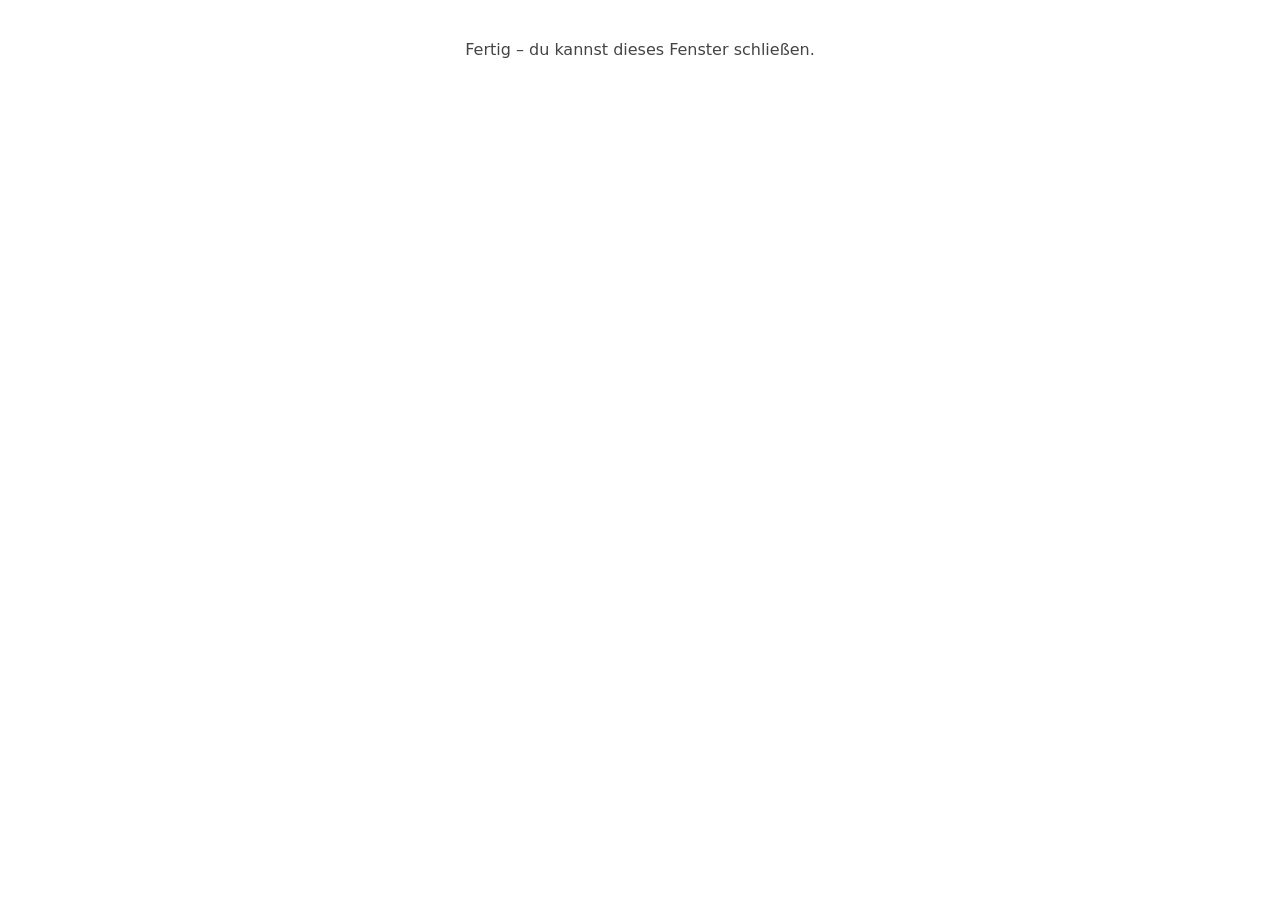
<file: ms-auth.html>
<!doctype html>
<html lang="de">
<head>
<meta charset="utf-8">
<meta name="viewport" content="width=device-width,initial-scale=1">
<title>Outlook verbinden</title>
<style>body{font:16px system-ui,sans-serif;margin:40px 20px;text-align:center;color:#444;background:#fff}@media (prefers-color-scheme:dark){body{background:#1b1b1b;color:#ccc}}</style>
</head>
<body>
<p id="msg">Verbindung wird abgeschlossen …</p>
<script>
// Rückkehr von der Microsoft-Anmeldung: Ergebnis an die App weitergeben (gleicher Browser, gleiche Adresse).
try { localStorage.setItem("tagesplaner:outlookResult", JSON.stringify({ q: location.search, at: Date.now() })); } catch (e) {}
let p = null;
try { p = JSON.parse(localStorage.getItem("tagesplaner:outlookPending") || "null"); } catch (e) {}
if (p && p.mode === "redirect") location.replace(p.back || "./");
else { window.close(); document.getElementById("msg").textContent = "Fertig – du kannst dieses Fenster schließen."; }
</script>
</body>
</html>
</file>
